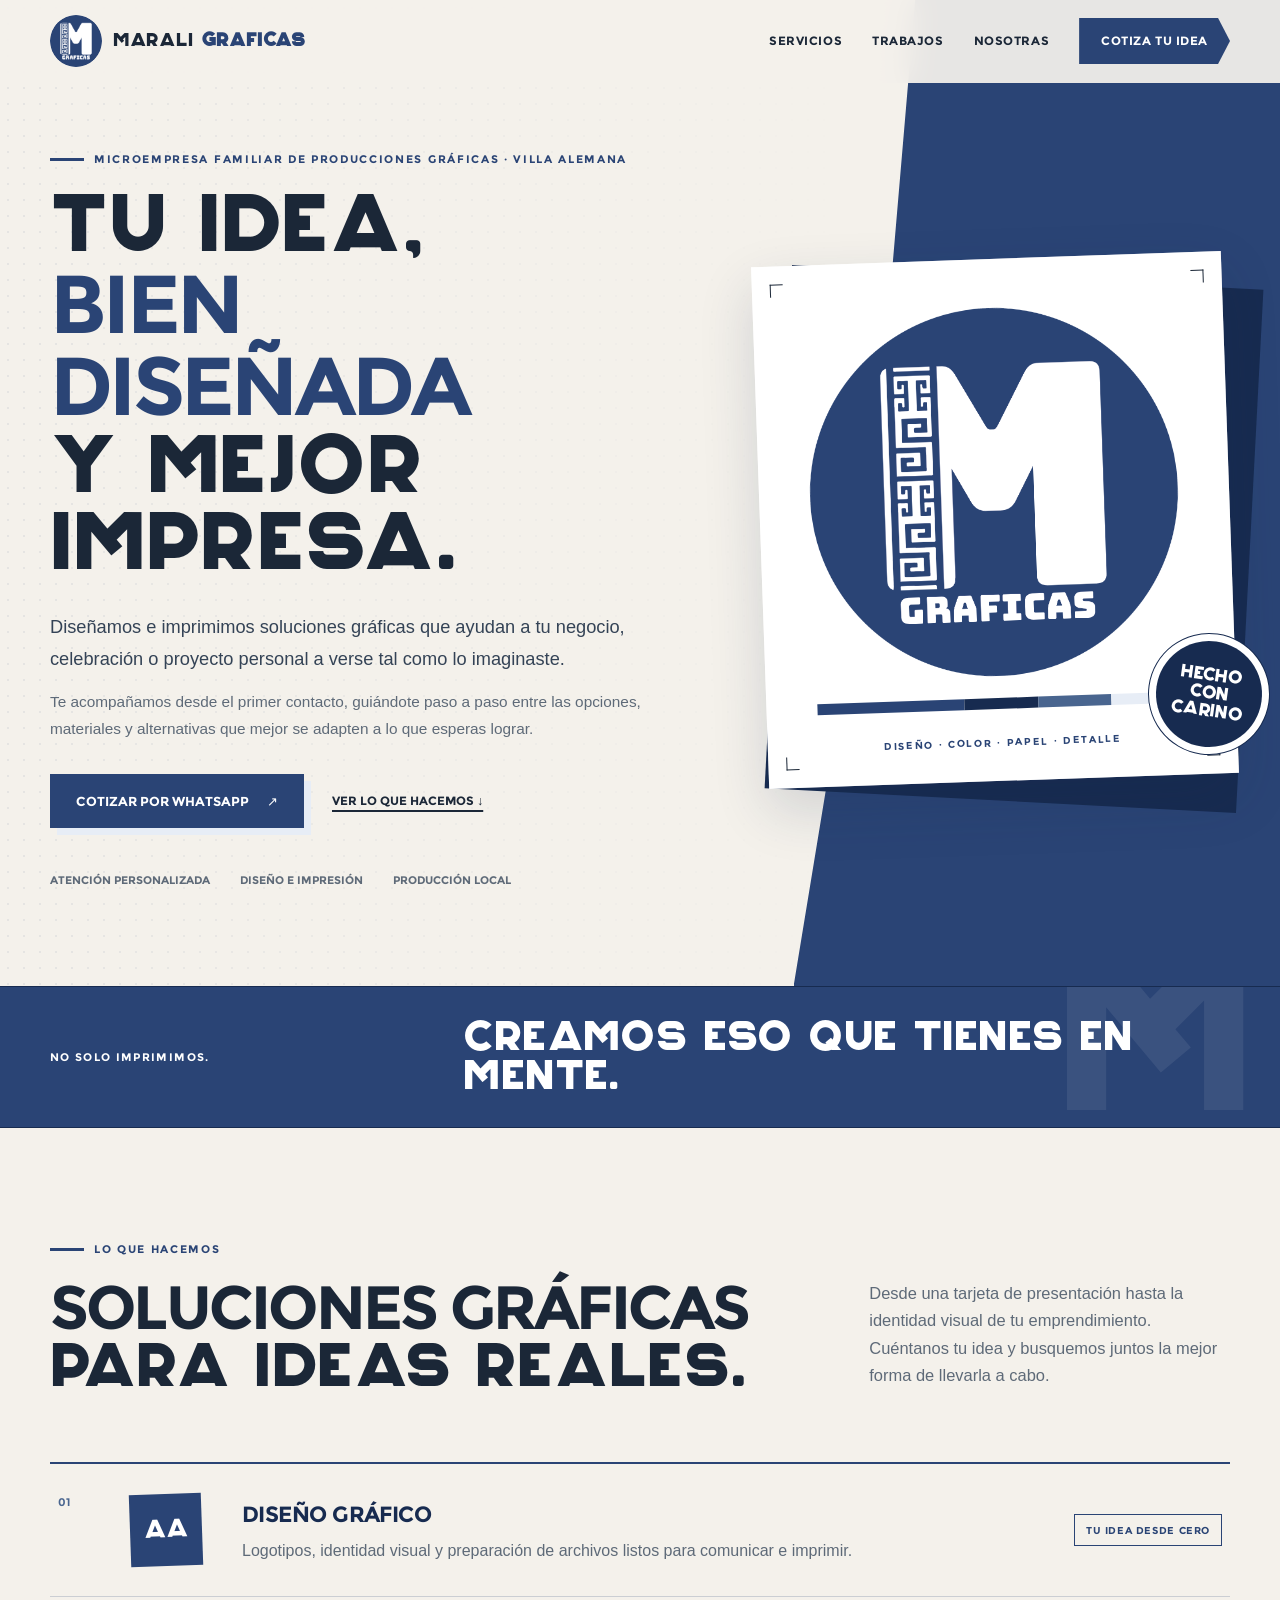
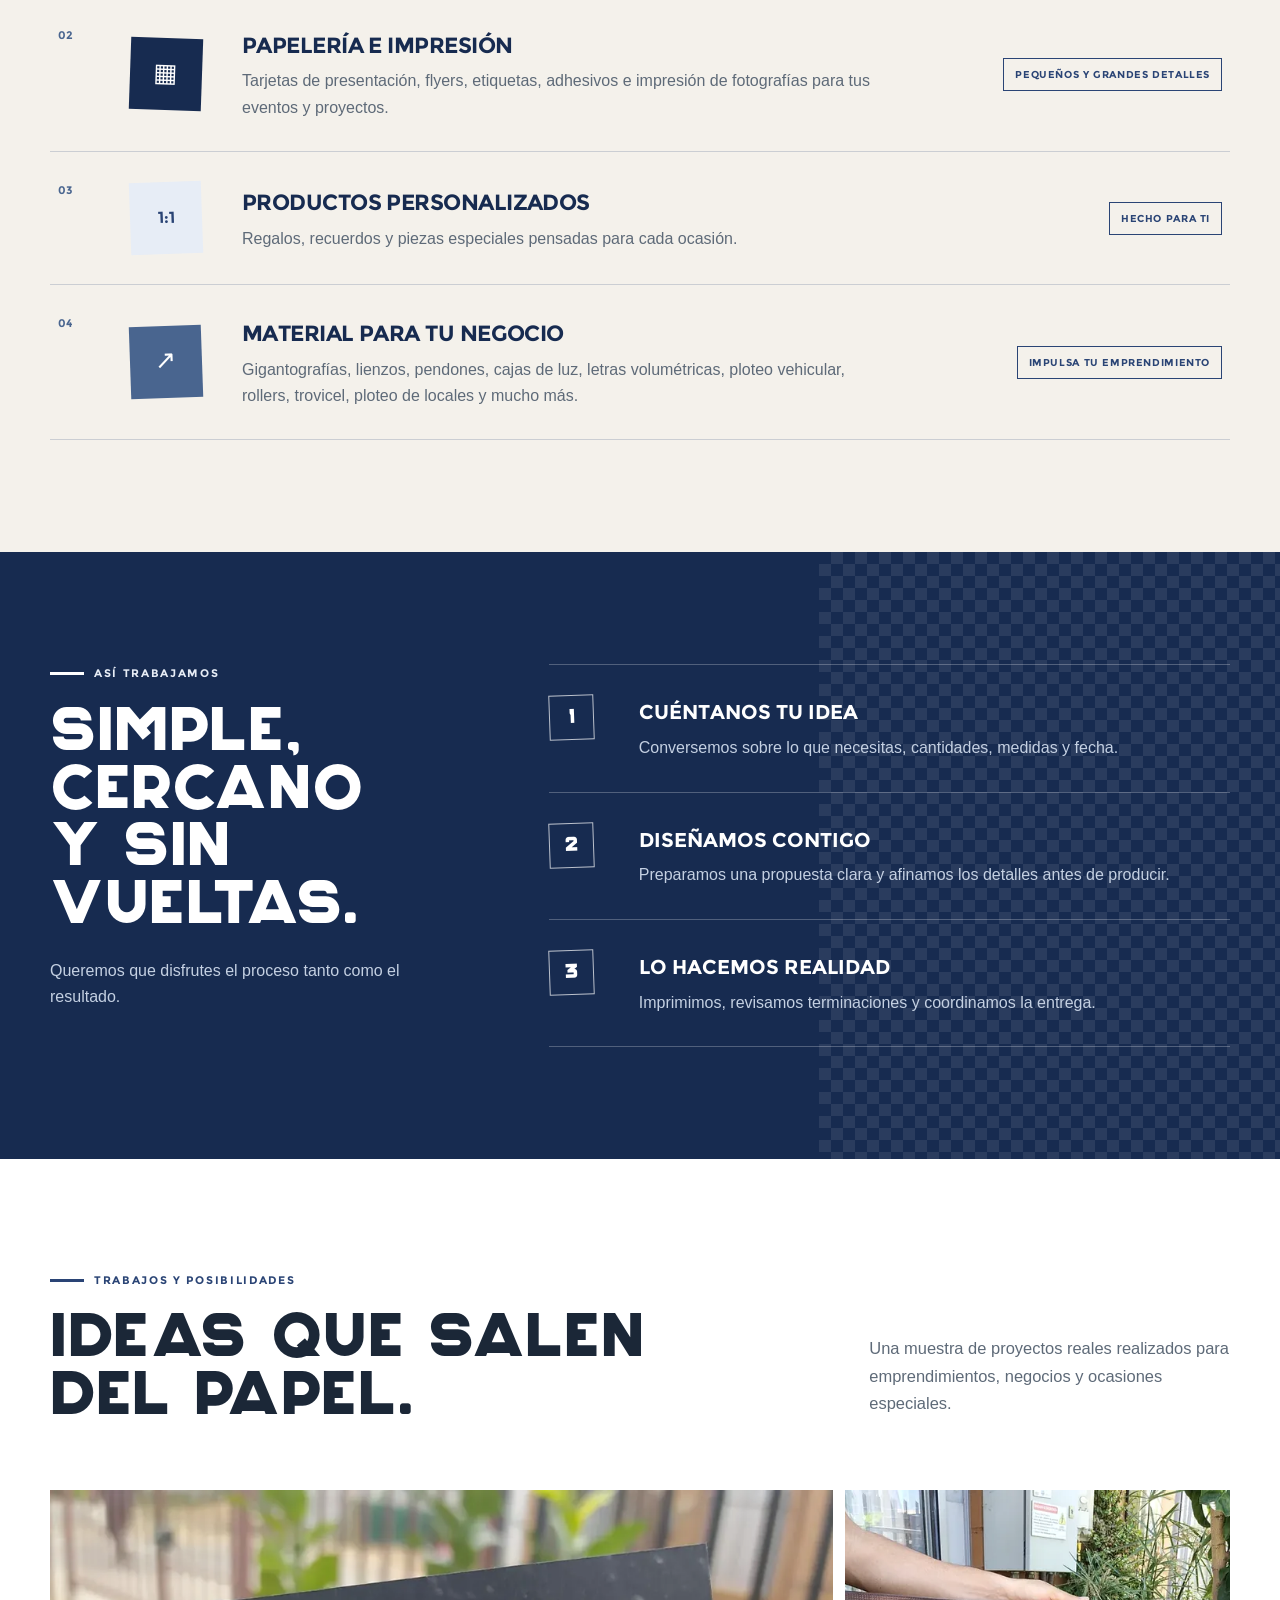
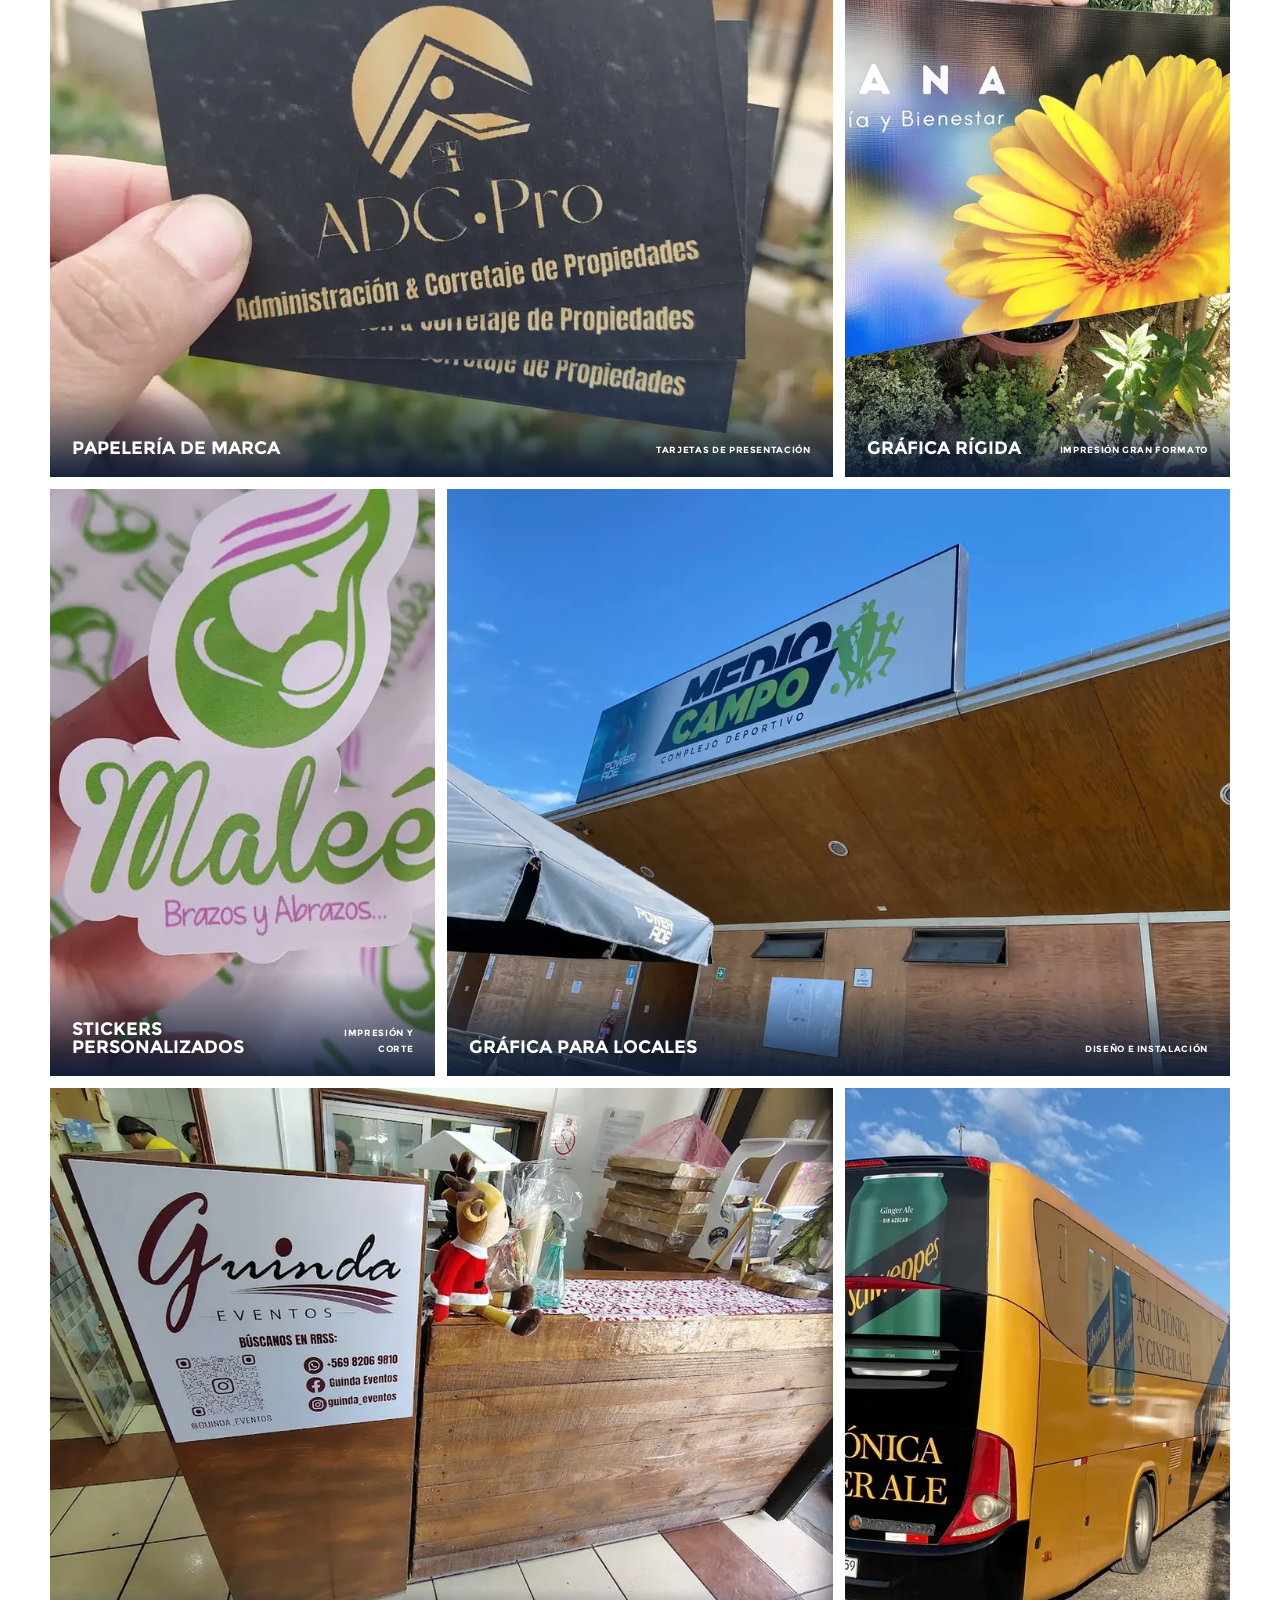
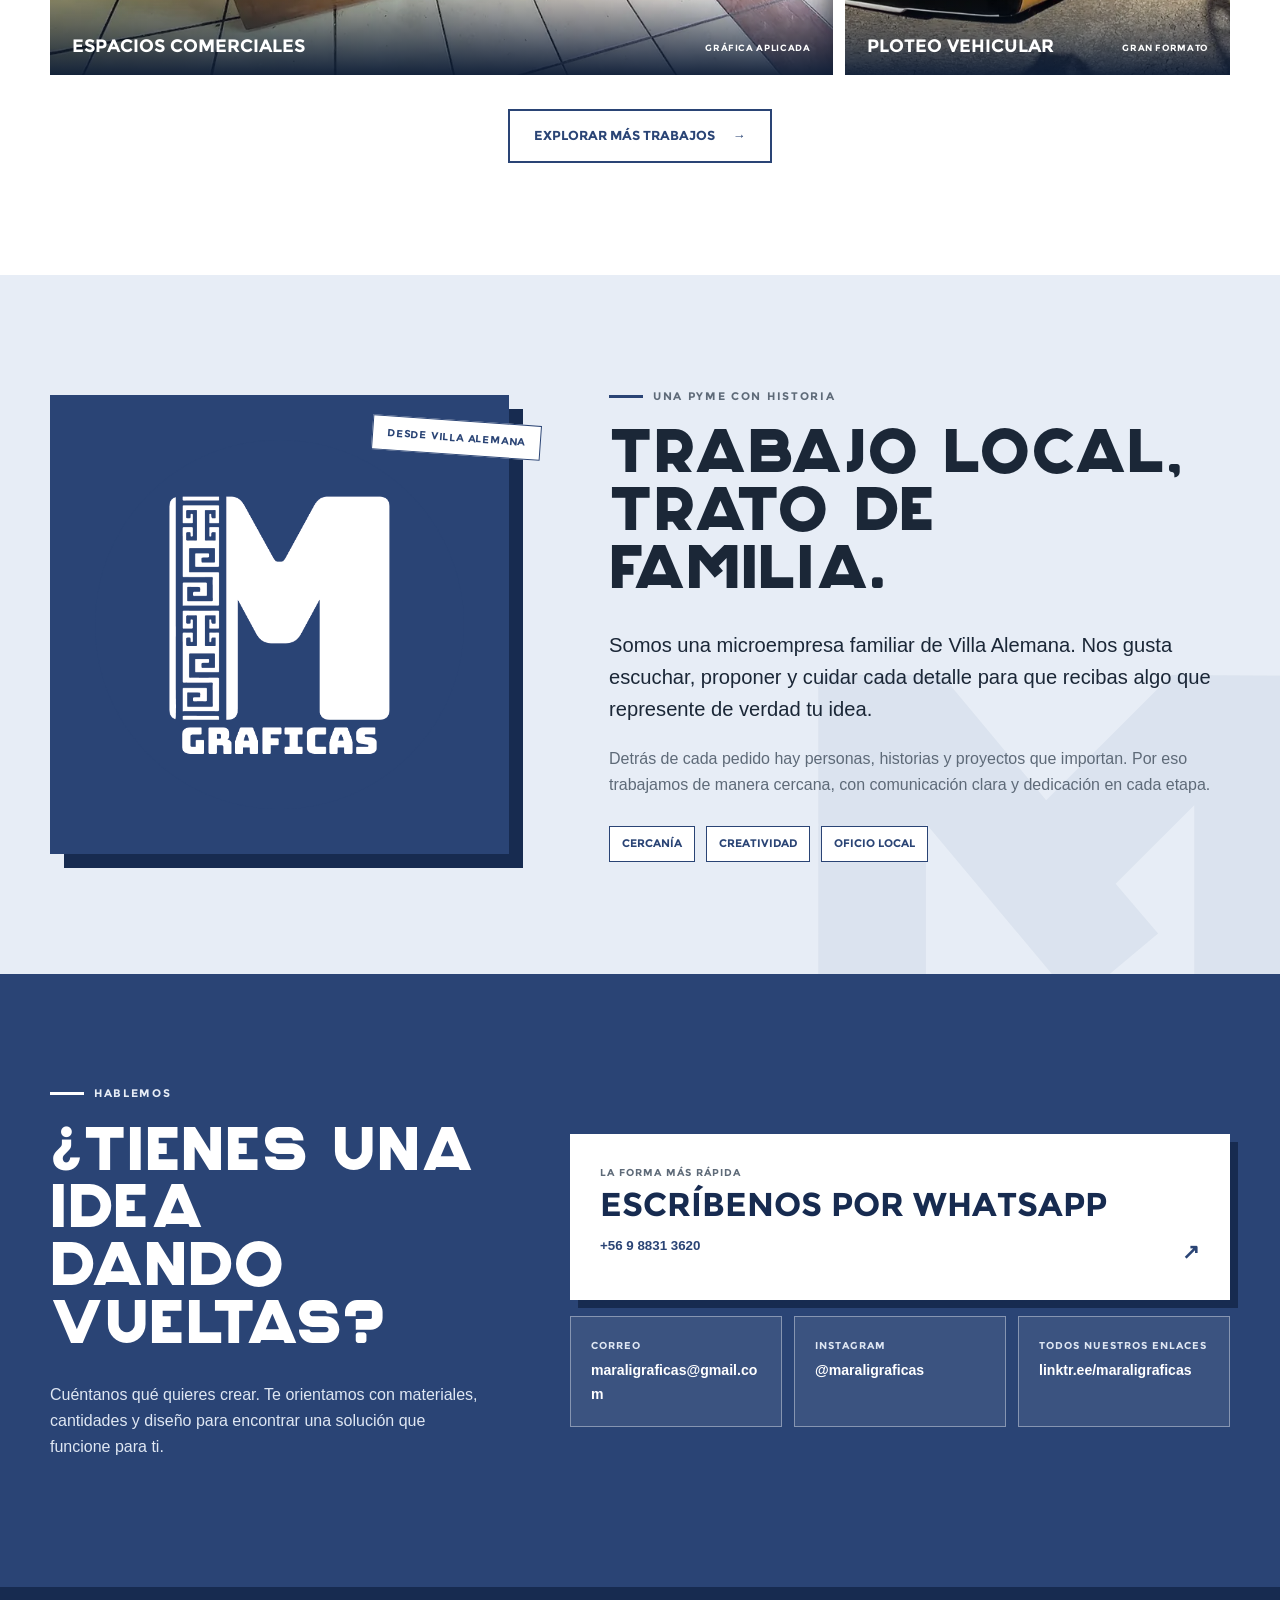
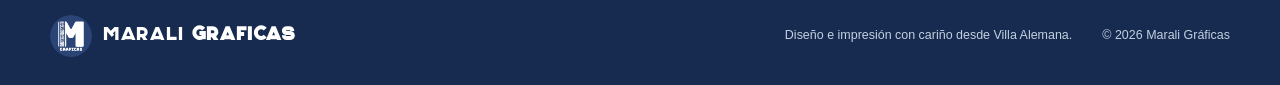
<file: index.html>
<!doctype html>
<html lang="es">
  <head>
    <meta charset="utf-8">
    <meta name="viewport" content="width=device-width, initial-scale=1">
    <meta name="description" content="Microempresa familiar de producciones gráficas en Villa Alemana. Diseño, impresión y soluciones personalizadas para negocios, celebraciones y proyectos.">
    <meta name="theme-color" content="#2a4475">
    <meta name="robots" content="index, follow">
    <meta property="og:locale" content="es_CL">
    <meta property="og:type" content="website">
    <meta property="og:site_name" content="Marali Gráficas">
    <meta property="og:title" content="Marali Gráficas | Imprenta y diseño en Villa Alemana">
    <meta property="og:description" content="Diseño, impresión y soluciones gráficas con atención cercana desde Villa Alemana.">
    <meta property="og:url" content="https://sebmunz.github.io/marali_graficas/">
    <meta property="og:image" content="https://sebmunz.github.io/marali_graficas/assets/img/Logo.png">
    <meta property="og:image:width" content="1205">
    <meta property="og:image:height" content="1204">
    <meta property="og:image:alt" content="Logo de Marali Gráficas">
    <meta name="twitter:card" content="summary">
    <meta name="twitter:title" content="Marali Gráficas | Imprenta y diseño">
    <meta name="twitter:description" content="Producciones gráficas, diseño e impresión con atención cercana desde Villa Alemana.">
    <meta name="twitter:image" content="https://sebmunz.github.io/marali_graficas/assets/img/Logo.png">
    <title>Marali Gráficas | Imprenta y diseño en Villa Alemana</title>
    <link rel="canonical" href="https://sebmunz.github.io/marali_graficas/">
    <link rel="icon" href="assets/img/favicon.ico">
    <link rel="apple-touch-icon" href="assets/img/Logo.png">
    <link rel="stylesheet" href="css/styles.css">
    <script>document.documentElement.classList.add('js');</script>
    <script type="application/ld+json">
      {
        "@context": "https://schema.org",
        "@type": "LocalBusiness",
        "name": "Marali Gráficas",
        "description": "Microempresa familiar de producciones gráficas, diseño e impresión con atención cercana y personalizada.",
        "url": "https://sebmunz.github.io/marali_graficas/",
        "logo": "https://sebmunz.github.io/marali_graficas/assets/img/Logo.png",
        "image": "https://sebmunz.github.io/marali_graficas/assets/img/Logo.png",
        "telephone": "+56 9 8831 3620",
        "email": "maraligraficas@gmail.com",
        "address": {
          "@type": "PostalAddress",
          "addressLocality": "Villa Alemana",
          "addressRegion": "Valparaíso",
          "addressCountry": "CL"
        },
        "sameAs": [
          "https://linktr.ee/maraligraficas",
          "https://instagram.com/maraligraficas"
        ]
      }
    </script>
  </head>
  <body>
    <a class="skip-link" href="#contenido">Saltar al contenido</a>

    <header class="site-header" data-header>
      <div class="container header-inner">
        <a class="brand" href="#inicio" aria-label="Marali Gráficas, volver al inicio">
          <img src="assets/img/Logo.png" width="52" height="52" alt="" aria-hidden="true">
          <span>Marali <strong>Gráficas</strong></span>
        </a>
        <button class="menu-button" type="button" aria-expanded="false" aria-controls="main-nav" data-menu-button>
          <span class="sr-only" data-menu-label>Abrir menú</span>
          <span></span><span></span><span></span>
        </button>
        <nav id="main-nav" class="main-nav" aria-label="Navegación principal" data-nav>
          <a href="#servicios">Servicios</a>
          <a href="#trabajos">Trabajos</a>
          <a href="#nosotras">Nosotras</a>
          <a class="nav-cta" href="#contacto">Cotiza tu idea</a>
        </nav>
      </div>
    </header>

    <main id="contenido">
      <section class="hero" id="inicio">
        <div class="hero-pattern" aria-hidden="true"></div>
        <div class="container hero-grid">
          <div class="hero-copy reveal">
            <p class="eyebrow"><span></span> Microempresa familiar de producciones gráficas · Villa Alemana</p>
            <h1>Tu idea,<br><em class="type-safe">bien diseñada</em><br>y mejor impresa.</h1>
            <p class="hero-lead">Diseñamos e imprimimos soluciones gráficas que ayudan a tu negocio, celebración o proyecto personal a verse tal como lo imaginaste.</p>
            <p class="hero-support">Te acompañamos desde el primer contacto, guiándote paso a paso entre las opciones, materiales y alternativas que mejor se adapten a lo que esperas lograr.</p>
            <div class="hero-actions">
              <a class="button button-primary" href="https://wa.me/56988313620?text=Hola%20Marali%2C%20quiero%20cotizar%20un%20trabajo" target="_blank" rel="noopener">Cotizar por WhatsApp <span aria-hidden="true">↗</span></a>
              <a class="text-link" href="#trabajos">Ver lo que hacemos <span aria-hidden="true">↓</span></a>
            </div>
            <ul class="hero-notes" aria-label="Características del servicio">
              <li>Atención personalizada</li>
              <li>Diseño e impresión</li>
              <li>Producción local</li>
            </ul>
          </div>

          <div class="hero-visual reveal" aria-label="Muestra visual de trabajos gráficos">
            <div class="paper-stack" aria-hidden="true"></div>
            <div class="hero-card">
              <div class="registration-marks" aria-hidden="true"><span></span><span></span><span></span><span></span></div>
              <img src="assets/img/Logo.png" width="480" height="480" alt="Logo azul y blanco de Marali Gráficas">
              <div class="color-strip" aria-hidden="true"><i></i><i></i><i></i><i></i></div>
              <p>DISEÑO · COLOR · PAPEL · DETALLE</p>
            </div>
            <span class="hero-sticker">Hecho<br>con cariño</span>
          </div>
        </div>
      </section>

      <section class="intro-band" aria-label="Presentación">
        <div class="container intro-band-inner">
          <p>No solo imprimimos.</p>
          <h2>Creamos eso que tienes en mente.</h2>
        </div>
      </section>

      <section class="section services" id="servicios">
        <div class="container">
          <div class="section-heading reveal">
            <div>
              <p class="eyebrow"><span></span> Lo que hacemos</p>
              <h2><span class="type-safe">Soluciones gráficas</span><br>para ideas reales.</h2>
            </div>
            <p>Desde una tarjeta de presentación hasta la identidad visual de tu emprendimiento. Cuéntanos tu idea y busquemos juntos la mejor forma de llevarla a cabo.</p>
          </div>

          <div class="services-list">
            <article class="service-row reveal">
              <span class="service-number">01</span>
              <div class="service-icon" aria-hidden="true">Aa</div>
              <div><h3>Diseño gráfico</h3><p>Logotipos, identidad visual y preparación de archivos listos para comunicar e imprimir.</p></div>
              <span class="service-tag">Tu idea desde cero</span>
            </article>
            <article class="service-row reveal">
              <span class="service-number">02</span>
              <div class="service-icon service-icon-coral" aria-hidden="true">▦</div>
              <div><h3>Papelería e impresión</h3><p>Tarjetas de presentación, flyers, etiquetas, adhesivos e impresión de fotografías para tus eventos y proyectos.</p></div>
              <span class="service-tag">Pequeños y grandes detalles</span>
            </article>
            <article class="service-row reveal">
              <span class="service-number">03</span>
              <div class="service-icon service-icon-yellow" aria-hidden="true">1:1</div>
              <div><h3>Productos personalizados</h3><p>Regalos, recuerdos y piezas especiales pensadas para cada ocasión.</p></div>
              <span class="service-tag">Hecho para ti</span>
            </article>
            <article class="service-row reveal">
              <span class="service-number">04</span>
              <div class="service-icon service-icon-green" aria-hidden="true">↗</div>
              <div><h3>Material para tu negocio</h3><p>Gigantografías, lienzos, pendones, cajas de luz, letras volumétricas, ploteo vehicular, rollers, trovicel, ploteo de locales y mucho más.</p></div>
              <span class="service-tag">Impulsa tu emprendimiento</span>
            </article>
          </div>
        </div>
      </section>

      <section class="section process">
        <div class="container process-grid">
          <div class="process-title reveal">
            <p class="eyebrow eyebrow-light"><span></span> Así trabajamos</p>
            <h2>Simple, cercano<br>y sin vueltas.</h2>
            <p>Queremos que disfrutes el proceso tanto como el resultado.</p>
          </div>
          <ol class="process-steps">
            <li class="reveal"><span>1</span><div><h3>Cuéntanos tu idea</h3><p>Conversemos sobre lo que necesitas, cantidades, medidas y fecha.</p></div></li>
            <li class="reveal"><span>2</span><div><h3>Diseñamos contigo</h3><p>Preparamos una propuesta clara y afinamos los detalles antes de producir.</p></div></li>
            <li class="reveal"><span>3</span><div><h3>Lo hacemos realidad</h3><p>Imprimimos, revisamos terminaciones y coordinamos la entrega.</p></div></li>
          </ol>
        </div>
      </section>

      <section class="section work" id="trabajos">
        <div class="container">
          <div class="section-heading reveal">
            <div><p class="eyebrow"><span></span> Trabajos y posibilidades</p><h2>Ideas que salen<br>del papel.</h2></div>
            <p>Una muestra de proyectos reales realizados para emprendimientos, negocios y ocasiones especiales.</p>
          </div>
          <div class="work-grid">
            <figure class="work-item work-wide reveal"><img src="assets/img/trabajos/tarjetas-presentacion.webp" width="1000" height="750" loading="lazy" decoding="async" alt="Tarjetas de presentación negras con impresión dorada para una corredora de propiedades"><figcaption><span>Papelería de marca</span><small>Tarjetas de presentación</small></figcaption></figure>
            <figure class="work-item reveal"><img src="assets/img/trabajos/grafica-rigida.webp" width="1000" height="750" loading="lazy" decoding="async" alt="Gráfica corporativa impresa sobre una placa rígida"><figcaption><span>Gráfica rígida</span><small>Impresión gran formato</small></figcaption></figure>
            <figure class="work-item reveal"><img src="assets/img/trabajos/stickers-personalizados.webp" width="1000" height="750" loading="lazy" decoding="async" alt="Sticker troquelado personalizado sostenido frente a una plancha impresa"><figcaption><span>Stickers personalizados</span><small>Impresión y corte</small></figcaption></figure>
            <figure class="work-item work-wide reveal"><img src="assets/img/trabajos/grafica-local.webp" width="1000" height="750" loading="lazy" decoding="async" alt="Letrero exterior instalado en un complejo deportivo"><figcaption><span>Gráfica para locales</span><small>Diseño e instalación</small></figcaption></figure>
            <figure class="work-item work-wide reveal"><img src="assets/img/trabajos/intervencion-comercial.webp" width="1000" height="750" loading="lazy" decoding="async" alt="Mostrador de un negocio revestido con su identidad visual"><figcaption><span>Espacios comerciales</span><small>Gráfica aplicada</small></figcaption></figure>
            <figure class="work-item reveal"><img src="assets/img/trabajos/ploteo-vehicular.webp" width="1000" height="750" loading="lazy" decoding="async" alt="Bus intervenido con gráfica publicitaria amarilla y negra"><figcaption><span>Ploteo vehicular</span><small>Gran formato</small></figcaption></figure>
          </div>
          <div class="work-more reveal"><a class="button button-outline" href="trabajos.html">Explorar más trabajos <span aria-hidden="true">→</span></a></div>
        </div>
      </section>

      <section class="section about" id="nosotras">
        <div class="container about-grid">
          <div class="about-mark reveal" aria-hidden="true">
            <img src="assets/img/Logo.png" width="520" height="520" alt="">
            <span>Desde Villa Alemana</span>
          </div>
          <div class="about-copy reveal">
            <p class="eyebrow"><span></span> Una pyme con historia</p>
            <h2>Trabajo local,<br>trato de familia.</h2>
            <p class="about-lead">Somos una microempresa familiar de Villa Alemana. Nos gusta escuchar, proponer y cuidar cada detalle para que recibas algo que represente de verdad tu idea.</p>
            <p>Detrás de cada pedido hay personas, historias y proyectos que importan. Por eso trabajamos de manera cercana, con comunicación clara y dedicación en cada etapa.</p>
            <div class="about-values"><span>Cercanía</span><span>Creatividad</span><span>Oficio local</span></div>
          </div>
        </div>
      </section>

      <section class="contact" id="contacto">
        <div class="container contact-grid">
          <div class="contact-copy reveal">
            <p class="eyebrow eyebrow-light"><span></span> Hablemos</p>
            <h2>¿Tienes una idea<br>dando vueltas?</h2>
            <p>Cuéntanos qué quieres crear. Te orientamos con materiales, cantidades y diseño para encontrar una solución que funcione para ti.</p>
          </div>
          <div class="contact-actions reveal">
            <a class="contact-card contact-main" href="https://wa.me/56988313620?text=Hola%20Marali%2C%20quiero%20cotizar%20un%20trabajo" target="_blank" rel="noopener"><span>La forma más rápida</span><strong>Escríbenos por WhatsApp</strong><small>+56 9 8831 3620 <b aria-hidden="true">↗</b></small></a>
            <div class="contact-secondary">
              <a href="mailto:maraligraficas@gmail.com"><span>Correo</span><strong>maraligraficas@gmail.com</strong></a>
              <a href="https://instagram.com/maraligraficas" target="_blank" rel="noopener"><span>Instagram</span><strong>@maraligraficas</strong></a>
              <a href="https://linktr.ee/maraligraficas" target="_blank" rel="noopener"><span>Todos nuestros enlaces</span><strong>linktr.ee/maraligraficas</strong></a>
            </div>
          </div>
        </div>
      </section>
    </main>

    <footer class="site-footer">
      <div class="container footer-inner">
        <a class="brand brand-footer" href="#inicio"><img src="assets/img/Logo.png" width="42" height="42" alt=""><span>Marali <strong>Gráficas</strong></span></a>
        <p>Diseño e impresión con cariño desde Villa Alemana.</p>
        <p>© <span data-year>2026</span> Marali Gráficas</p>
      </div>
    </footer>

    <script src="js/scripts.js"></script>
  </body>
</html>
</file>
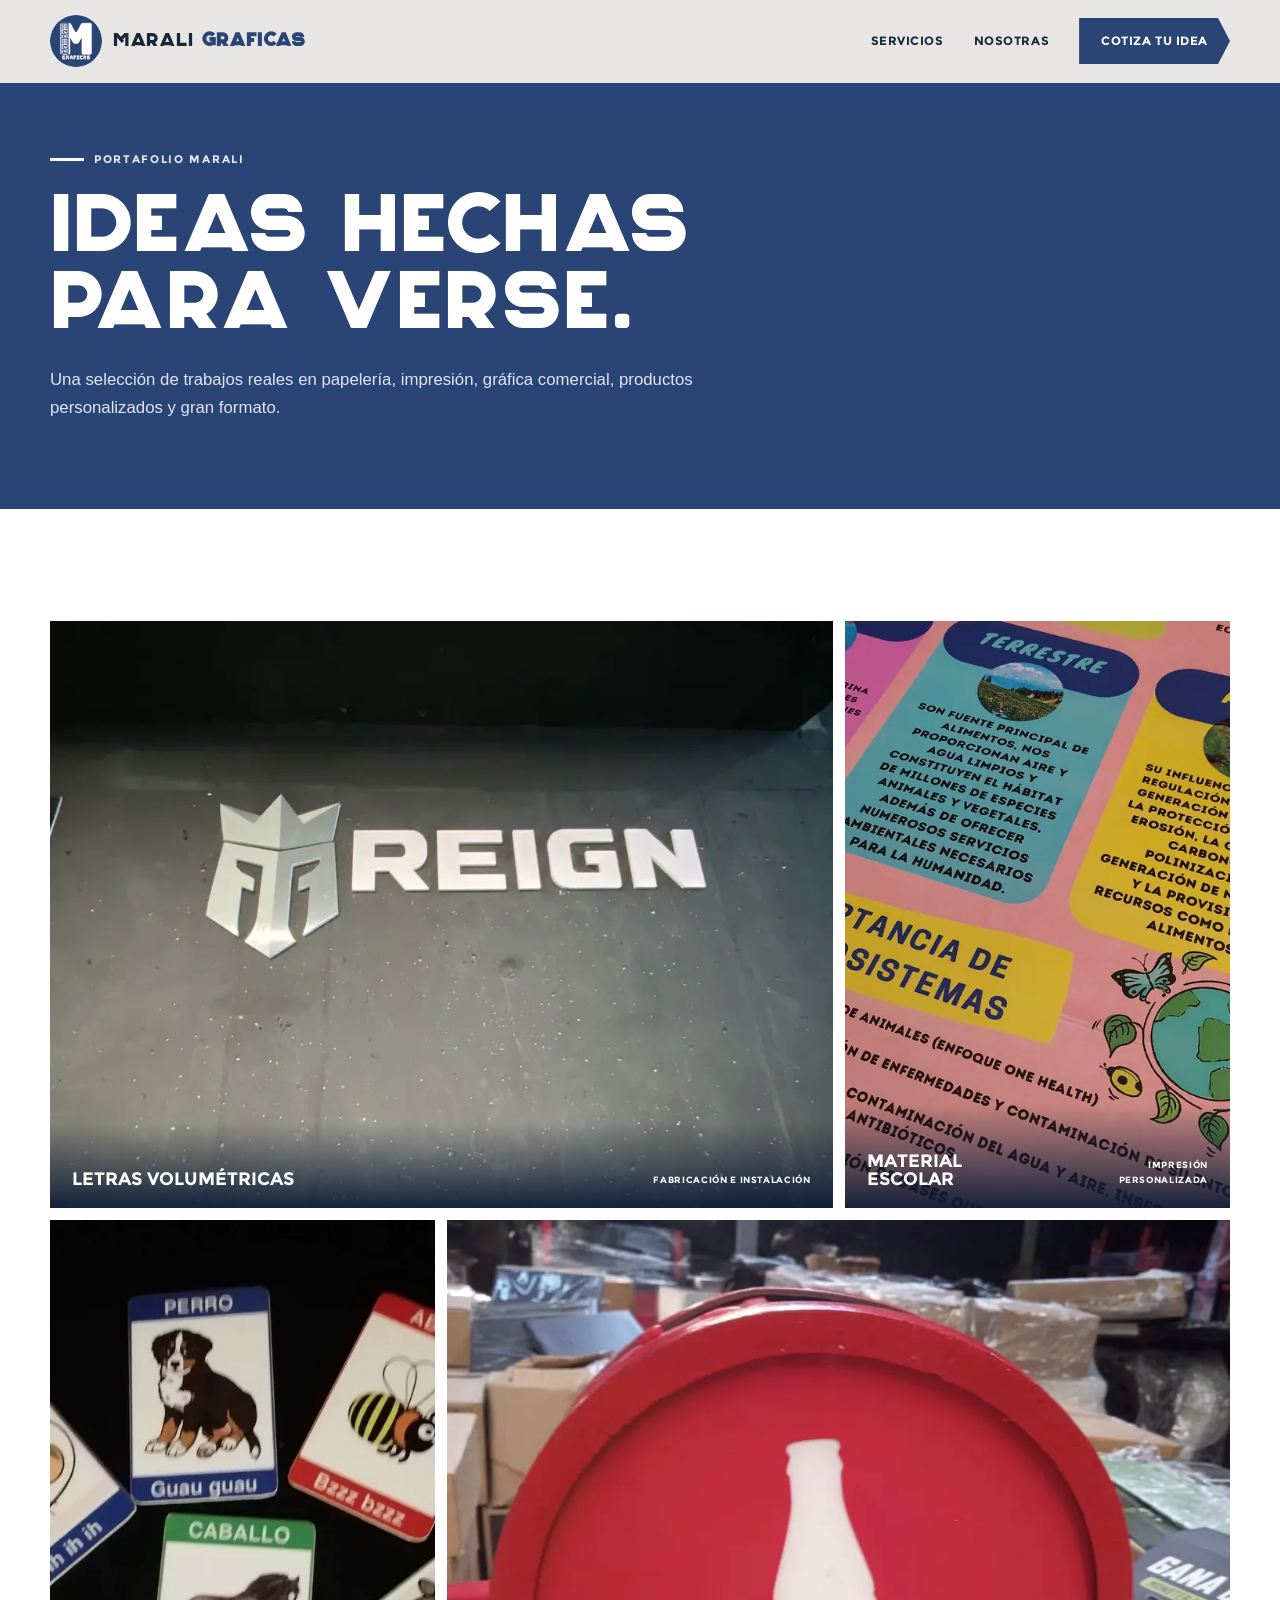
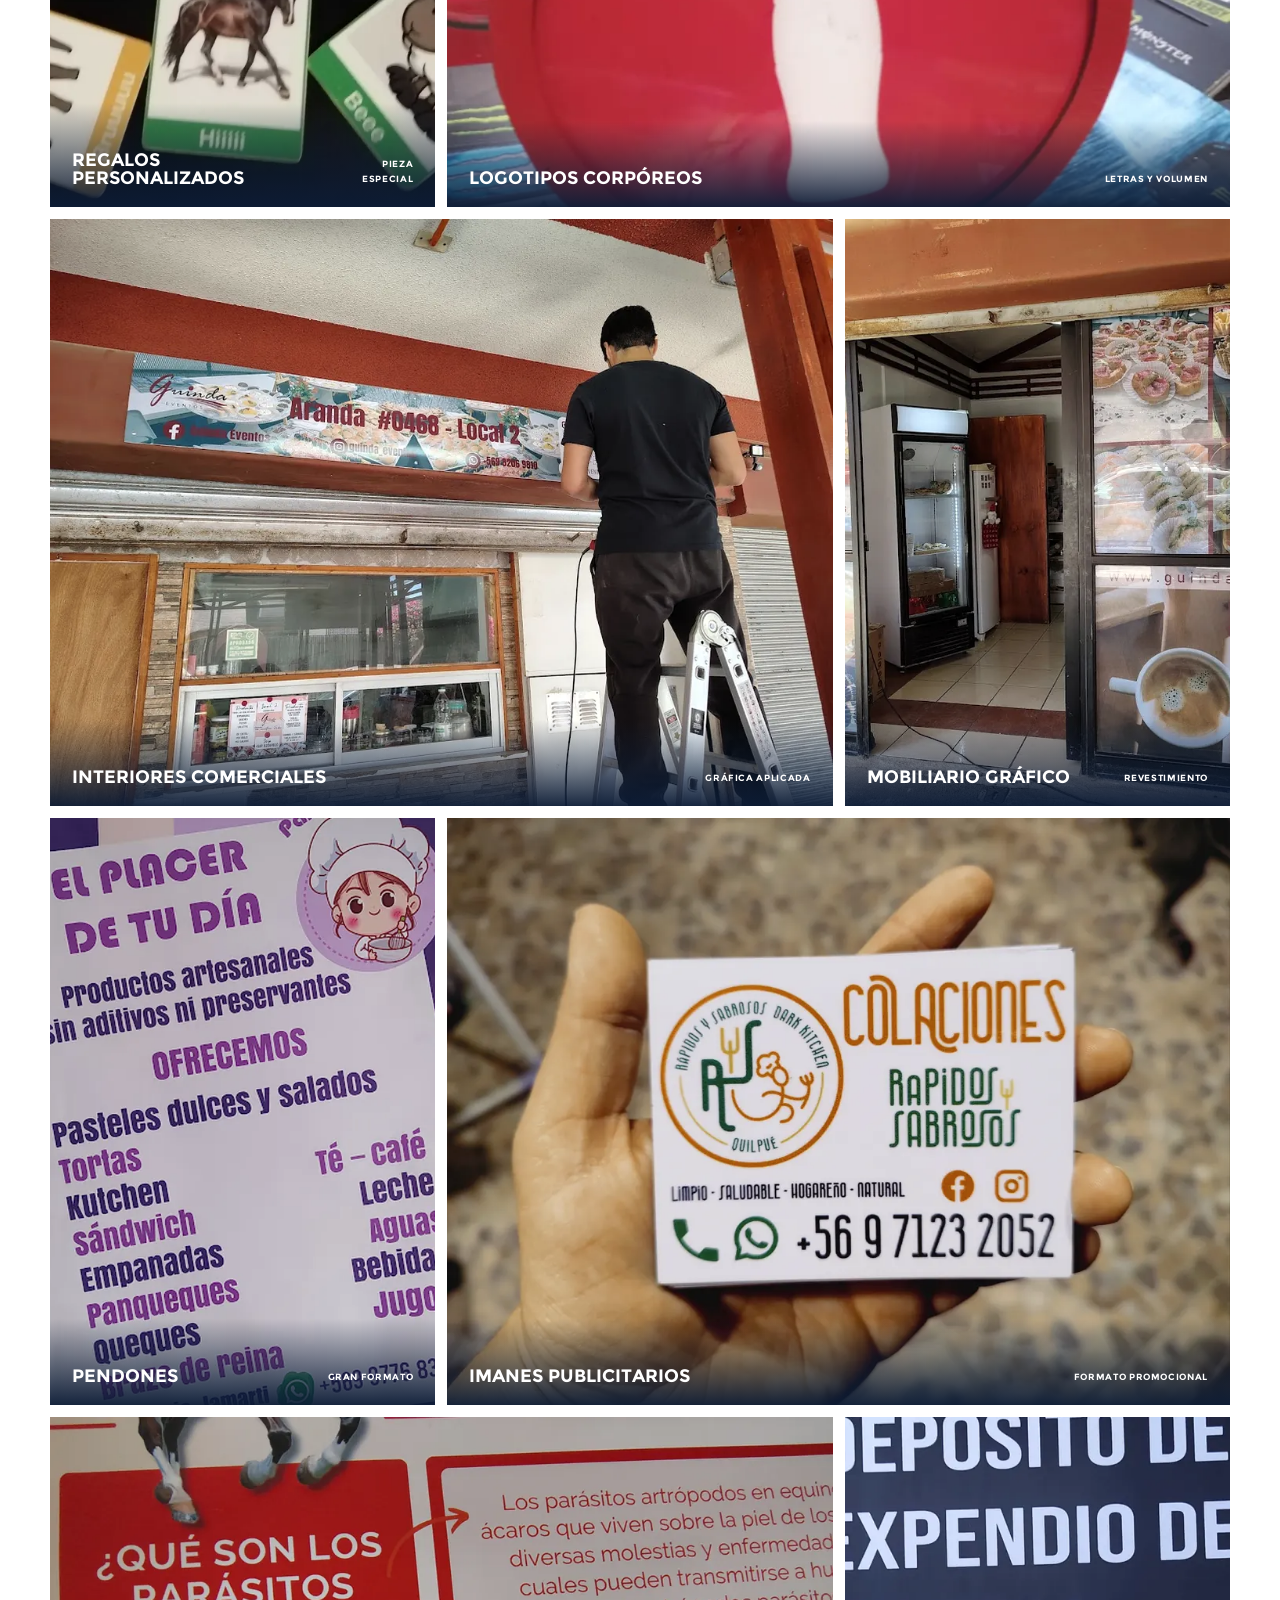
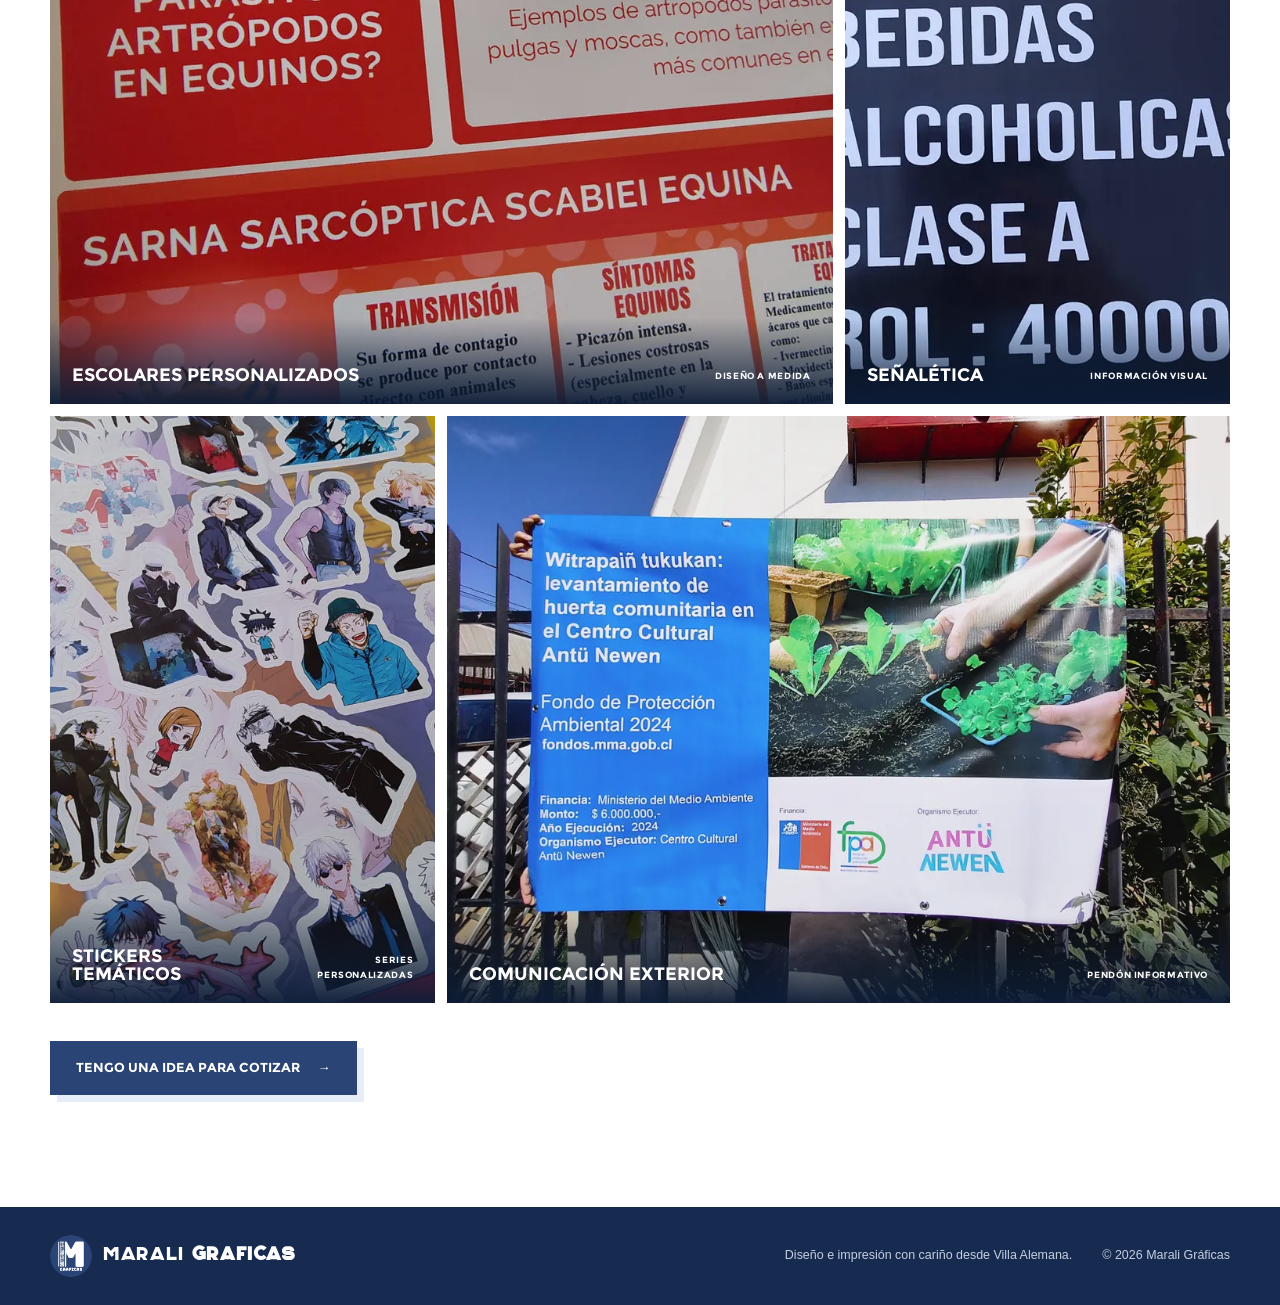
<file: trabajos.html>
<!doctype html>
<html lang="es">
  <head>
    <meta charset="utf-8">
    <meta name="viewport" content="width=device-width, initial-scale=1">
    <meta name="description" content="Trabajos de diseño, impresión, gigantografía, ploteo y productos personalizados realizados por Marali Gráficas.">
    <meta name="theme-color" content="#2a4475">
    <meta name="robots" content="index, follow">
    <meta property="og:locale" content="es_CL">
    <meta property="og:type" content="website">
    <meta property="og:site_name" content="Marali Gráficas">
    <meta property="og:title" content="Trabajos | Marali Gráficas">
    <meta property="og:description" content="Papelería, gráfica comercial, productos personalizados y gran formato realizados por Marali Gráficas.">
    <meta property="og:url" content="https://sebmunz.github.io/marali_graficas/trabajos.html">
    <meta property="og:image" content="https://sebmunz.github.io/marali_graficas/assets/img/trabajos/letras-volumetricas.webp">
    <meta property="og:image:width" content="1000">
    <meta property="og:image:height" content="750">
    <meta property="og:image:alt" content="Trabajo de letras volumétricas realizado por Marali Gráficas">
    <meta name="twitter:card" content="summary_large_image">
    <meta name="twitter:title" content="Trabajos | Marali Gráficas">
    <meta name="twitter:description" content="Una selección de producciones gráficas realizadas en Villa Alemana.">
    <meta name="twitter:image" content="https://sebmunz.github.io/marali_graficas/assets/img/trabajos/letras-volumetricas.webp">
    <title>Trabajos | Marali Gráficas</title>
    <link rel="canonical" href="https://sebmunz.github.io/marali_graficas/trabajos.html">
    <link rel="icon" href="assets/img/favicon.ico">
    <link rel="stylesheet" href="css/styles.css">
    <script>document.documentElement.classList.add('js');</script>
  </head>
  <body>
    <a class="skip-link" href="#contenido">Saltar al contenido</a>
    <header class="site-header is-scrolled" data-header>
      <div class="container header-inner">
        <a class="brand" href="index.html" aria-label="Marali Gráficas, volver al inicio"><img src="assets/img/Logo.png" width="52" height="52" alt=""><span>Marali <strong>Gráficas</strong></span></a>
        <button class="menu-button" type="button" aria-expanded="false" aria-controls="main-nav" data-menu-button><span class="sr-only" data-menu-label>Abrir menú</span><span></span><span></span><span></span></button>
        <nav id="main-nav" class="main-nav" aria-label="Navegación principal" data-nav><a href="index.html#servicios">Servicios</a><a href="index.html#nosotras">Nosotras</a><a class="nav-cta" href="index.html#contacto">Cotiza tu idea</a></nav>
      </div>
    </header>
    <main id="contenido">
      <section class="gallery-hero">
        <div class="container reveal">
          <p class="eyebrow"><span></span> Portafolio Marali</p>
          <h1>Ideas hechas<br>para verse.</h1>
          <p>Una selección de trabajos reales en papelería, impresión, gráfica comercial, productos personalizados y gran formato.</p>
        </div>
      </section>
      <section class="section gallery-page">
        <div class="container">
          <div class="work-grid">
            <figure class="work-item work-wide reveal"><img src="assets/img/trabajos/letras-volumetricas.webp" width="1000" height="750" loading="lazy" alt="Letras volumétricas instaladas sobre un muro oscuro"><figcaption><span>Letras volumétricas</span><small>Fabricación e instalación</small></figcaption></figure>
            <figure class="work-item reveal"><img src="assets/img/trabajos/material-escolar.webp" width="1000" height="750" loading="lazy" alt="Material escolar personalizado impreso a color"><figcaption><span>Material escolar</span><small>Impresión personalizada</small></figcaption></figure>
            <figure class="work-item reveal"><img src="assets/img/trabajos/regalo-personalizado.webp" width="1000" height="750" loading="lazy" alt="Regalo impreso y personalizado"><figcaption><span>Regalos personalizados</span><small>Pieza especial</small></figcaption></figure>
            <figure class="work-item work-wide reveal"><img src="assets/img/trabajos/letras-volumetricas-color.webp" width="1000" height="750" loading="lazy" alt="Logotipo fabricado en letras volumétricas de colores"><figcaption><span>Logotipos corpóreos</span><small>Letras y volumen</small></figcaption></figure>
            <figure class="work-item work-wide reveal"><img src="assets/img/trabajos/grafica-interior.webp" width="1000" height="750" loading="lazy" alt="Gráfica de marca instalada dentro de un local comercial"><figcaption><span>Interiores comerciales</span><small>Gráfica aplicada</small></figcaption></figure>
            <figure class="work-item reveal"><img src="assets/img/trabajos/grafica-mobiliario.webp" width="1000" height="750" loading="lazy" alt="Mobiliario comercial revestido con gráfica de marca"><figcaption><span>Mobiliario gráfico</span><small>Revestimiento</small></figcaption></figure>
            <figure class="work-item reveal"><img src="assets/img/trabajos/pendon-comercial.webp" width="1000" height="750" loading="lazy" alt="Pendón impreso para una pastelería"><figcaption><span>Pendones</span><small>Gran formato</small></figcaption></figure>
            <figure class="work-item work-wide reveal"><img src="assets/img/trabajos/imanes-publicitarios.webp" width="1000" height="750" loading="lazy" alt="Imanes publicitarios impresos para un negocio"><figcaption><span>Imanes publicitarios</span><small>Formato promocional</small></figcaption></figure>
            <figure class="work-item work-wide reveal"><img src="assets/img/trabajos/material-escolar-detalle.webp" width="1000" height="750" loading="lazy" alt="Detalle de piezas escolares personalizadas"><figcaption><span>Escolares personalizados</span><small>Diseño a medida</small></figcaption></figure>
            <figure class="work-item reveal"><img src="assets/img/trabajos/senaletica.webp" width="1000" height="750" loading="lazy" alt="Señalética informativa instalada"><figcaption><span>Señalética</span><small>Información visual</small></figcaption></figure>
            <figure class="work-item reveal"><img src="assets/img/trabajos/stickers-tematicos.webp" width="1000" height="750" loading="lazy" alt="Plancha de stickers temáticos a color"><figcaption><span>Stickers temáticos</span><small>Series personalizadas</small></figcaption></figure>
            <figure class="work-item work-wide reveal"><img src="assets/img/trabajos/pendon-exterior.webp" width="1000" height="750" loading="lazy" alt="Pendón informativo instalado al exterior"><figcaption><span>Comunicación exterior</span><small>Pendón informativo</small></figcaption></figure>
          </div>
          <div class="gallery-back reveal"><a class="button button-primary" href="index.html#contacto">Tengo una idea para cotizar <span aria-hidden="true">→</span></a></div>
        </div>
      </section>
    </main>
    <footer class="site-footer"><div class="container footer-inner"><a class="brand brand-footer" href="index.html"><img src="assets/img/Logo.png" width="42" height="42" alt=""><span>Marali <strong>Gráficas</strong></span></a><p>Diseño e impresión con cariño desde Villa Alemana.</p><p>© <span data-year>2026</span> Marali Gráficas</p></div></footer>
    <script src="js/scripts.js"></script>
  </body>
</html>
</file>
<file: css/styles.css>
@font-face{font-family:"Overgrow";src:url("../assets/fonts/Overgrow-Demo.otf") format("opentype");font-weight:400;font-display:swap}
@font-face{font-family:"Montserrat";src:url("../assets/fonts/Montserrat-Bold.woff") format("woff");font-weight:700;font-display:swap}
:root{--brand:#2a4475;--brand-deep:#172b50;--brand-mid:#49658f;--brand-pale:#e7edf6;--paper:#f4f1eb;--white:#fff;--text:#1b2737;--muted:#5e6a78;--line:rgba(42,68,117,.2);--container:1180px;--shadow:0 22px 55px rgba(23,43,80,.16)}
*{box-sizing:border-box}
html{scroll-behavior:smooth;scroll-padding-top:88px}
body{margin:0;color:var(--text);background:var(--paper);font-family:"Segoe UI",Arial,sans-serif;line-height:1.65;-webkit-font-smoothing:antialiased}
img{display:block;max-width:100%;height:auto}a{color:inherit}button,a{touch-action:manipulation}
.container{width:min(calc(100% - 40px),var(--container));margin-inline:auto}
.sr-only{position:absolute;width:1px;height:1px;padding:0;margin:-1px;overflow:hidden;clip:rect(0,0,0,0);white-space:nowrap;border:0}
.skip-link{position:fixed;z-index:1000;top:12px;left:12px;padding:10px 16px;background:var(--white);color:var(--brand);transform:translateY(-160%);transition:.2s}.skip-link:focus{transform:none}
:focus-visible{outline:3px solid #7ea6df;outline-offset:4px}
.site-header{position:fixed;z-index:100;inset:0 0 auto;background:rgba(244,241,235,.94);border-bottom:1px solid transparent;backdrop-filter:blur(14px);transition:.25s}.site-header.is-scrolled{border-color:var(--line);box-shadow:0 8px 30px rgba(23,43,80,.08)}
.header-inner{height:82px;display:flex;align-items:center;justify-content:space-between}.brand{display:flex;align-items:center;gap:11px;text-decoration:none;font-family:"Overgrow","Montserrat",sans-serif;font-size:1.16rem;letter-spacing:.035em;text-transform:uppercase}.brand img{border-radius:50%}.brand strong{color:var(--brand)}
.main-nav{display:flex;align-items:center;gap:30px}.main-nav a{text-decoration:none;font-family:"Montserrat",sans-serif;font-size:.78rem;letter-spacing:.045em;text-transform:uppercase}.main-nav a:not(.nav-cta):hover{color:var(--brand-mid)}
.nav-cta{padding:11px 20px;background:var(--brand);color:white;border:2px solid var(--brand);clip-path:polygon(0 0,92% 0,100% 50%,92% 100%,0 100%);transition:.2s}.nav-cta:hover{background:var(--brand-deep);border-color:var(--brand-deep);transform:translateX(3px)}
.menu-button{display:none;width:48px;height:48px;border:0;background:none;padding:10px}.menu-button span:not(.sr-only){display:block;height:2px;margin:6px 0;background:var(--brand);transition:.2s}
.hero{position:relative;min-height:780px;padding:150px 0 96px;overflow:hidden;background:var(--paper)}
.hero::after{content:"";position:absolute;top:0;right:0;width:38%;height:100%;background:var(--brand);clip-path:polygon(25% 0,100% 0,100% 100%,0 100%,16% 52%)}
.hero-pattern{position:absolute;inset:0;opacity:.075;background-image:radial-gradient(var(--brand) 1.3px,transparent 1.3px);background-size:16px 16px;mask-image:linear-gradient(90deg,#000,transparent 68%)}
.hero-grid{position:relative;z-index:1;display:grid;grid-template-columns:1.12fr .88fr;gap:76px;align-items:center}
.eyebrow{display:flex;align-items:center;gap:10px;margin:0 0 20px;color:var(--brand);font-family:"Montserrat",sans-serif;font-size:.7rem;font-weight:700;letter-spacing:.15em;text-transform:uppercase}.eyebrow span{display:block;width:34px;height:3px;background:var(--brand)}
h1,h2,h3,p{margin-top:0}h1,h2{font-family:"Overgrow","Montserrat",sans-serif;font-weight:400;line-height:.94;letter-spacing:.01em;text-transform:uppercase}h1{max-width:720px;margin-bottom:28px;font-size:clamp(3.35rem,6.4vw,6.2rem)}h1 em{display:inline;color:var(--brand);font-style:normal;font-weight:400}h2{font-size:clamp(2.45rem,4.8vw,4.4rem)}
.hero-lead{max-width:640px;margin-bottom:14px;color:#344356;font-size:1.14rem;line-height:1.75}.hero-support{max-width:630px;margin-bottom:32px;color:var(--muted);font-size:.96rem;line-height:1.72}
.hero-actions{display:flex;align-items:center;gap:28px;flex-wrap:wrap}.button{display:inline-flex;align-items:center;justify-content:center;gap:18px;min-height:54px;padding:14px 24px;border:2px solid var(--brand);text-decoration:none;font-family:"Montserrat",sans-serif;font-size:.8rem;text-transform:uppercase}.button-primary{background:var(--brand);color:white;box-shadow:7px 7px 0 var(--brand-pale);transition:.2s}.button-primary:hover{background:var(--brand-deep);border-color:var(--brand-deep);box-shadow:3px 3px 0 var(--brand-pale);transform:translate(2px,2px)}.text-link{font-family:"Montserrat",sans-serif;font-size:.78rem;text-decoration-thickness:2px;text-underline-offset:5px;text-transform:uppercase}
.hero-notes{display:flex;gap:18px;flex-wrap:wrap;margin:44px 0 0;padding:0;list-style:none;color:var(--muted);font-family:"Montserrat",sans-serif;font-size:.68rem;text-transform:uppercase}.hero-notes li:not(:last-child)::after{content:"+";margin-left:18px;color:var(--brand)}
.hero-visual{position:relative;max-width:470px;margin-left:auto}.paper-stack{position:absolute;inset:18px -20px -20px 18px;background:var(--brand-deep);transform:rotate(3deg)}.hero-card{position:relative;padding:48px 50px 30px;background:var(--white);border:1px solid rgba(255,255,255,.55);box-shadow:var(--shadow);transform:rotate(-2deg)}.hero-card>img{width:100%;aspect-ratio:1;object-fit:contain}.hero-card>p{margin:25px 0 0;color:var(--brand);font-family:"Montserrat",sans-serif;font-size:.62rem;letter-spacing:.17em;text-align:center}.color-strip{display:grid;grid-template-columns:2fr 1fr 1fr 1fr;height:11px;margin-top:22px}.color-strip i:nth-child(1){background:var(--brand)}.color-strip i:nth-child(2){background:var(--brand-deep)}.color-strip i:nth-child(3){background:var(--brand-mid)}.color-strip i:nth-child(4){background:var(--brand-pale)}
.registration-marks span{position:absolute;width:13px;height:13px;border-color:var(--brand)}.registration-marks span:nth-child(1){top:17px;left:17px;border-top:1px solid;border-left:1px solid}.registration-marks span:nth-child(2){top:17px;right:17px;border-top:1px solid;border-right:1px solid}.registration-marks span:nth-child(3){bottom:17px;left:17px;border-bottom:1px solid;border-left:1px solid}.registration-marks span:nth-child(4){bottom:17px;right:17px;border-bottom:1px solid;border-right:1px solid}
.hero-sticker{position:absolute;right:-32px;bottom:34px;display:grid;place-items:center;width:106px;aspect-ratio:1;border-radius:50%;background:var(--brand-deep);color:white;font-family:"Overgrow",sans-serif;font-size:1.12rem;line-height:1;text-align:center;text-transform:uppercase;transform:rotate(8deg);box-shadow:0 0 0 7px var(--white),0 0 0 8px var(--brand-deep)}
.intro-band{position:relative;background:var(--brand);color:white;border-block:1px solid var(--brand-deep);overflow:hidden}.intro-band::after{content:"M";position:absolute;right:2%;top:-55px;color:rgba(255,255,255,.08);font-family:"Overgrow",sans-serif;font-size:14rem;line-height:1}.intro-band-inner{position:relative;z-index:1;min-height:140px;display:grid;grid-template-columns:1fr 2fr auto;gap:30px;align-items:center}.intro-band p{margin:0;font-family:"Montserrat",sans-serif;font-size:.7rem;letter-spacing:.12em;text-transform:uppercase}.intro-band h2{margin:0;font-size:clamp(1.7rem,3.25vw,3rem)}.intro-band span{font-size:2rem}
.section{padding:112px 0}.section-heading{display:grid;grid-template-columns:1.35fr .65fr;gap:70px;align-items:end;margin-bottom:65px}.section-heading h2{margin:0}.section-heading>p{max-width:450px;margin:0 0 8px;color:var(--muted);font-size:1.03rem}
.services{background:var(--paper)}.services-list{border-top:2px solid var(--brand)}.service-row{display:grid;grid-template-columns:44px 84px minmax(0,1fr) 220px;gap:28px;align-items:center;padding:30px 8px;border-bottom:1px solid var(--line);transition:.25s}.service-row:hover{padding-inline:18px;background:var(--white)}.service-number{align-self:start;color:var(--brand-mid);font-family:"Montserrat",sans-serif;font-size:.68rem}.service-icon{display:grid;place-items:center;width:72px;aspect-ratio:1;background:var(--brand);color:white;font-family:"Overgrow",sans-serif;font-size:1.6rem;transform:rotate(-2deg)}.service-icon-coral{background:var(--brand-deep);transform:rotate(2deg)}.service-icon-yellow{background:var(--brand-pale);color:var(--brand)}.service-icon-green{background:var(--brand-mid)}.service-row h3{margin:0 0 5px;color:var(--brand-deep);font-family:"Overgrow",sans-serif;font-size:1.62rem;font-weight:400;text-transform:uppercase}.service-row p{max-width:650px;margin:0;color:var(--muted)}.service-tag{justify-self:end;padding:7px 11px;border:1px solid var(--brand);color:var(--brand);font-family:"Montserrat",sans-serif;font-size:.64rem;text-transform:uppercase;letter-spacing:.06em}
.process{position:relative;background:var(--brand-deep);color:white;overflow:hidden}.process::after{content:"";position:absolute;inset:0 0 0 auto;width:36%;opacity:.08;background-image:linear-gradient(45deg,#fff 25%,transparent 25%,transparent 75%,#fff 75%),linear-gradient(45deg,#fff 25%,transparent 25%,transparent 75%,#fff 75%);background-position:0 0,12px 12px;background-size:24px 24px}.process-grid{position:relative;z-index:1;display:grid;grid-template-columns:.75fr 1.25fr;gap:90px}.eyebrow-light{color:var(--brand-pale)}.eyebrow-light span{background:var(--white)}.process-title h2{margin-bottom:24px}.process-title>p:last-child{color:#c4d0e2}.process-steps{margin:0;padding:0;list-style:none;border-top:1px solid rgba(255,255,255,.25)}.process-steps li{display:grid;grid-template-columns:70px 1fr;gap:20px;padding:30px 0;border-bottom:1px solid rgba(255,255,255,.25)}.process-steps li>span{display:grid;place-items:center;width:45px;height:45px;border:1px solid rgba(255,255,255,.7);font-family:"Overgrow",sans-serif;font-size:1.25rem;transform:rotate(-2deg)}.process-steps h3{margin:0 0 6px;font-family:"Overgrow",sans-serif;font-size:1.55rem;font-weight:400;text-transform:uppercase}.process-steps p{margin:0;color:#c4d0e2}
.work{background:var(--white)}.work-grid{display:grid;grid-template-columns:repeat(3,1fr);gap:12px}.work-item{position:relative;min-height:310px;margin:0;overflow:hidden;background:var(--brand)}.work-wide{grid-column:span 2}.work-item img{width:100%;height:100%;object-fit:cover;filter:saturate(.88) contrast(1.02);transition:.45s}.work-item:hover img{transform:scale(1.035);filter:saturate(1)}.work-item figcaption{position:absolute;inset:auto 0 0;display:flex;align-items:flex-end;justify-content:space-between;gap:16px;padding:48px 22px 20px;color:white;background:linear-gradient(transparent,rgba(12,28,54,.94))}.work-item figcaption span{font-family:"Overgrow",sans-serif;font-size:1.38rem;line-height:1;text-transform:uppercase}.work-item figcaption small{font-family:"Montserrat",sans-serif;font-size:.58rem;text-align:right;text-transform:uppercase;letter-spacing:.07em}
.about{position:relative;overflow:hidden;background:var(--brand-pale)}.about::after{content:"M";position:absolute;right:-4vw;bottom:-20vw;color:rgba(42,68,117,.06);font-family:"Overgrow",sans-serif;font-size:48vw;line-height:1}.about-grid{position:relative;z-index:1;display:grid;grid-template-columns:.85fr 1.15fr;gap:100px;align-items:center}.about-mark{position:relative;padding:45px;background:var(--brand);transform:rotate(-2deg);box-shadow:14px 14px 0 var(--brand-deep)}.about-mark img{aspect-ratio:1;object-fit:contain}.about-mark span{position:absolute;right:-32px;top:25px;padding:8px 14px;background:var(--white);color:var(--brand);border:1px solid var(--brand);font-family:"Montserrat",sans-serif;font-size:.64rem;text-transform:uppercase;letter-spacing:.08em;transform:rotate(4deg)}.about-copy h2{margin-bottom:30px}.about-copy>p{max-width:650px;color:var(--muted)}.about-copy .about-lead{color:var(--text);font-size:1.26rem;line-height:1.6}.about-values{display:flex;gap:11px;flex-wrap:wrap;margin-top:28px}.about-values span{padding:8px 12px;background:var(--white);border:1px solid var(--brand);color:var(--brand);font-family:"Montserrat",sans-serif;font-size:.67rem;text-transform:uppercase}
.contact{padding:110px 0;background:var(--brand);color:white}.contact-grid{display:grid;grid-template-columns:.8fr 1.2fr;gap:80px;align-items:center}.contact-copy h2{margin-bottom:28px}.contact-copy>p:last-child{max-width:480px;color:#dfe7f3}.contact-actions{display:grid;gap:16px}.contact-card,.contact-secondary a{display:block;text-decoration:none}.contact-main{padding:30px;background:var(--white);color:var(--text);box-shadow:8px 8px 0 var(--brand-deep);transition:.2s}.contact-main:hover{transform:translate(3px,3px);box-shadow:4px 4px 0 var(--brand-deep)}.contact-main span,.contact-secondary span{display:block;margin-bottom:6px;color:var(--muted);font-family:"Montserrat",sans-serif;font-size:.63rem;text-transform:uppercase;letter-spacing:.1em}.contact-main strong{display:block;color:var(--brand-deep);font-family:"Overgrow",sans-serif;font-size:clamp(1.7rem,3vw,2.5rem);line-height:1;text-transform:uppercase}.contact-main small{display:flex;justify-content:space-between;margin-top:14px;color:var(--brand);font-weight:700}.contact-main b{font-size:1.3rem}.contact-secondary{display:grid;grid-template-columns:repeat(3,1fr);gap:12px}.contact-secondary a{min-width:0;padding:20px;background:rgba(255,255,255,.08);border:1px solid rgba(255,255,255,.38);transition:.2s}.contact-secondary a:hover{background:var(--white);color:var(--brand)}.contact-secondary span{color:#dfe7f3}.contact-secondary a:hover span{color:var(--muted)}.contact-secondary strong{display:block;overflow-wrap:anywhere;font-size:.88rem}
.site-footer{padding:28px 0;background:var(--brand-deep);color:#c3d0df}.footer-inner{display:grid;grid-template-columns:1fr auto auto;align-items:center;gap:30px}.brand-footer{color:white}.brand-footer strong{color:white}.footer-inner p{margin:0;font-size:.78rem}
.reveal{opacity:1;transform:none}.js .reveal{opacity:0;transform:translateY(22px);transition:opacity .65s ease,transform .65s ease}.js .reveal.is-visible{opacity:1;transform:none}
@media (prefers-reduced-motion:reduce){html{scroll-behavior:auto}.reveal{opacity:1;transform:none;transition:none}*{animation-duration:.01ms!important;transition-duration:.01ms!important}}
@media (max-width:900px){.site-header:not(.is-scrolled){position:relative}.header-inner{height:auto;min-height:82px;flex-wrap:wrap}.menu-button{display:none}.main-nav{position:static;display:grid;width:100%;align-items:stretch;padding:0 0 20px;background:var(--paper)}.js .site-header{position:fixed}.js .header-inner{height:82px;min-height:0;flex-wrap:nowrap}.js .menu-button{display:block}.js .main-nav{position:absolute;top:82px;left:0;right:0;display:none;width:auto;padding:20px;border-bottom:1px solid var(--line);box-shadow:0 20px 30px rgba(23,43,80,.12)}.js .main-nav.is-open{display:grid}.main-nav a{padding:10px}.nav-cta{text-align:center}.hero{padding-top:130px}.hero::after{width:28%;opacity:.12}.hero-grid,.section-heading,.process-grid,.about-grid,.contact-grid{grid-template-columns:1fr}.hero-grid{gap:70px}.hero-copy{max-width:700px}.hero-visual{width:min(80%,470px);margin:auto}.section-heading,.process-grid,.about-grid,.contact-grid{gap:45px}.service-row{grid-template-columns:38px 72px 1fr}.service-tag{grid-column:3;justify-self:start}.work-item{min-height:270px}.about-mark{width:min(75%,460px);margin:auto}.footer-inner{grid-template-columns:1fr 1fr}.footer-inner p:nth-child(2){display:none}}
@media (max-width:620px){.container{width:min(calc(100% - 28px),var(--container))}.header-inner{min-height:70px}.js .header-inner{height:70px}.js .main-nav{top:70px}.brand img{width:44px}.brand{font-size:1rem}.hero{min-height:auto;padding:115px 0 70px}.hero::after{display:none}.hero-grid{gap:55px}h1{font-size:clamp(3rem,14vw,4.4rem)}.hero-lead{font-size:1rem}.hero-actions{align-items:flex-start;flex-direction:column}.button{width:100%}.hero-notes{display:grid;gap:6px}.hero-notes li::after{display:none}.hero-visual{width:88%}.hero-card{padding:36px 38px 24px}.hero-sticker{right:-16px;width:88px;font-size:.92rem}.intro-band-inner{min-height:155px;grid-template-columns:1fr auto;gap:8px}.intro-band p{grid-column:1/-1}.intro-band h2{font-size:1.7rem}.section{padding:78px 0}.section-heading{margin-bottom:42px}.service-row{grid-template-columns:30px 58px 1fr;gap:12px;padding:24px 0}.service-icon{width:52px}.service-row h3{font-size:1.32rem}.service-row p{font-size:.9rem}.service-tag{grid-column:2/-1}.process-steps li{grid-template-columns:48px 1fr}.work-grid{grid-template-columns:1fr}.work-wide{grid-column:auto}.work-item{min-height:260px}.work-item figcaption{padding-inline:18px}.about-mark{width:86%;padding:30px}.about-mark span{right:-16px}.contact{padding:78px 0}.contact-secondary{grid-template-columns:1fr}.footer-inner{grid-template-columns:1fr;text-align:center}.brand-footer{justify-content:center}.footer-inner p:last-child{display:block}}

/* Spanish glyph fallback: Overgrow Demo maps Ñ incorrectly. */
.type-safe{font-family:"Montserrat",sans-serif;font-weight:700;letter-spacing:-.045em}
.service-row h3,.process-steps h3,.work-item figcaption span,.contact-main strong{font-family:"Montserrat",sans-serif;font-weight:700}
.service-row h3{font-size:1.38rem;letter-spacing:-.025em}.process-steps h3{font-size:1.28rem}.work-item figcaption span{font-size:1.12rem}.contact-main strong{font-size:clamp(1.45rem,2.6vw,2.15rem);line-height:1.05}
.service-icon-yellow{font-family:"Montserrat",sans-serif;font-size:1rem}
.work-more{display:flex;justify-content:center;margin-top:34px}.button-outline{background:transparent;color:var(--brand)}.button-outline:hover{background:var(--brand);color:white}
.gallery-hero{padding:150px 0 70px;background:var(--brand);color:white}.gallery-hero .eyebrow{color:var(--brand-pale)}.gallery-hero .eyebrow span{background:white}.gallery-hero h1{max-width:920px;margin-bottom:24px}.gallery-hero p:last-child{max-width:650px;color:#dfe7f3;font-size:1.05rem}.gallery-page{background:var(--white)}.gallery-page .work-grid{grid-auto-flow:dense}.gallery-back{margin-top:38px}
.hero-notes{gap:30px}.hero-notes li:not(:last-child)::after{content:none}.intro-band-inner{grid-template-columns:1fr 2fr}
.not-found{min-height:100vh;display:grid;align-items:center;padding:60px 0;background:var(--paper)}.not-found-inner{max-width:850px}.not-found .brand{width:max-content;margin-bottom:70px}.not-found h1{margin-bottom:24px}.not-found-inner>p:not(.eyebrow){max-width:590px;margin-bottom:32px;color:var(--muted);font-size:1.05rem}
</file>
